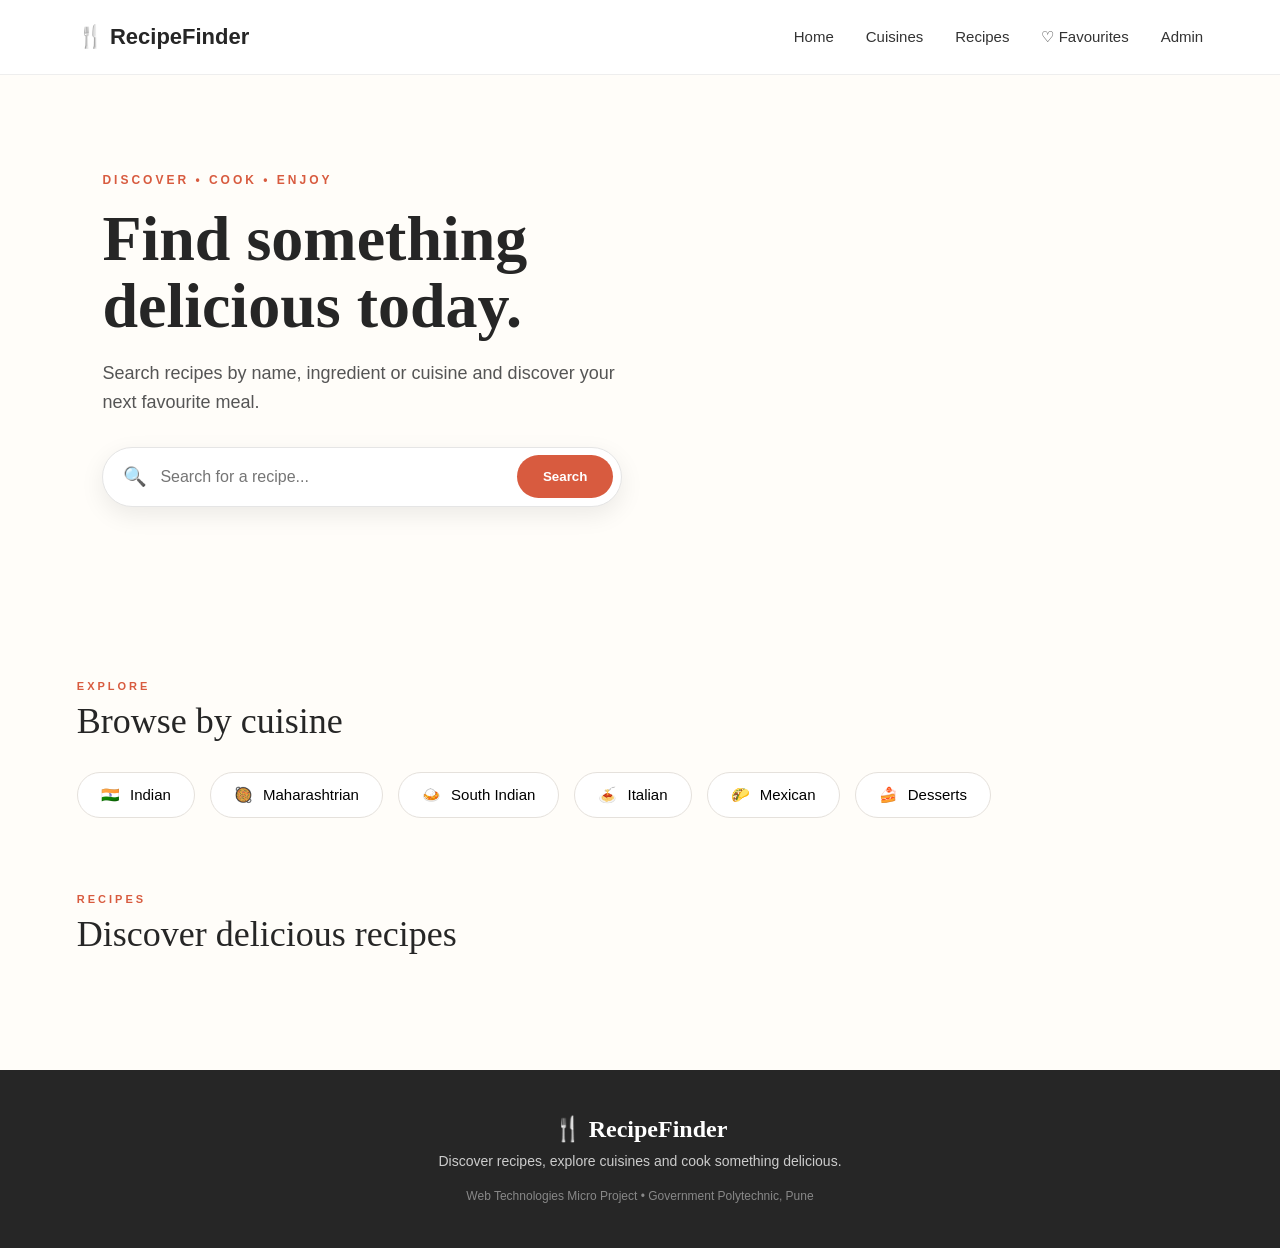
<file: index.html>
<!DOCTYPE html>
<html lang="en">
<head>
    <meta charset="UTF-8">
    <meta name="viewport" content="width=device-width, initial-scale=1.0">

    <title>Recipe Finder</title>
    <link rel="stylesheet" href="style.css">
</head>
<body>
    <!-- Navigation -->
    <nav class="navbar">

        <div class="logo">
            🍴 RecipeFinder
        </div>

        <div class="nav-links">
            <a href="#">Home</a>
            <a href="#cuisines">Cuisines</a>
            <a href="#recipes">Recipes</a>
            <a href="favourites.html">♡ Favourites</a>
            <a href="admin.html">Admin</a>
        </div>
    </nav>
    <!-- Hero Section -->
    <section class="hero">

        <div class="hero-content">
            <p class="small-title">
                DISCOVER • COOK • ENJOY
            </p>
            <h1>
                Find something<br>
                delicious today.
            </h1>
            <p class="hero-text">
                Search recipes by name, ingredient or cuisine
                and discover your next favourite meal.
            </p>
            <div class="search-box">

                <span>🔍</span>

                <input
                    type="text"
                    id="searchInput"
                    placeholder="Search for a recipe..."
                >

                <button onclick="goToResults()">
                Search
</button>
            </div>
        </div>
    </section>
    <!-- Cuisine Section -->
    <section class="section" id="cuisines">
        <div class="section-heading">
        <div>
                <p class="section-label">EXPLORE</p>
                <h2>
                    Browse by cuisine
                </h2>
            </div>
        </div>
        <div class="cuisine-container">

            <button class="cuisine-card" onclick="searchCuisine('Indian')">
    🇮🇳 <span>Indian</span>
</button>
<button class="cuisine-card" onclick="searchCuisine('Maharashtrian')">
    🥘 <span>Maharashtrian</span>
</button>
<button class="cuisine-card" onclick="searchCuisine('South Indian')">
    🍛 <span>South Indian</span>
</button>
<button class="cuisine-card" onclick="searchCuisine('Italian')">
    🍝 <span>Italian</span>
</button>
<button class="cuisine-card" onclick="searchCuisine('Mexican')">
    🌮 <span>Mexican</span>
</button>
<button class="cuisine-card" onclick="searchCuisine('Desserts')">
    🍰 <span>Desserts</span>
</button>
        </div>
    </section>
    <!-- Recipe Results -->
    <section class="section" id="recipes">
        <div class="section-heading">
            <div>
                <p class="section-label">
                    RECIPES
                </p>
                <h2>
                    Discover delicious recipes
                </h2>
            </div>
        </div>
        <p id="message"></p>
        <div id="recipeContainer"></div>
    </section>
    <footer>
        <h3>🍴 RecipeFinder</h3>
        <p>
            Discover recipes, explore cuisines and cook something delicious.
        </p>
        <p class="copyright">
            Web Technologies Micro Project • Government Polytechnic, Pune
        </p>
    </footer>
    <script src="script.js"></script>
</body>
</html>
</file>
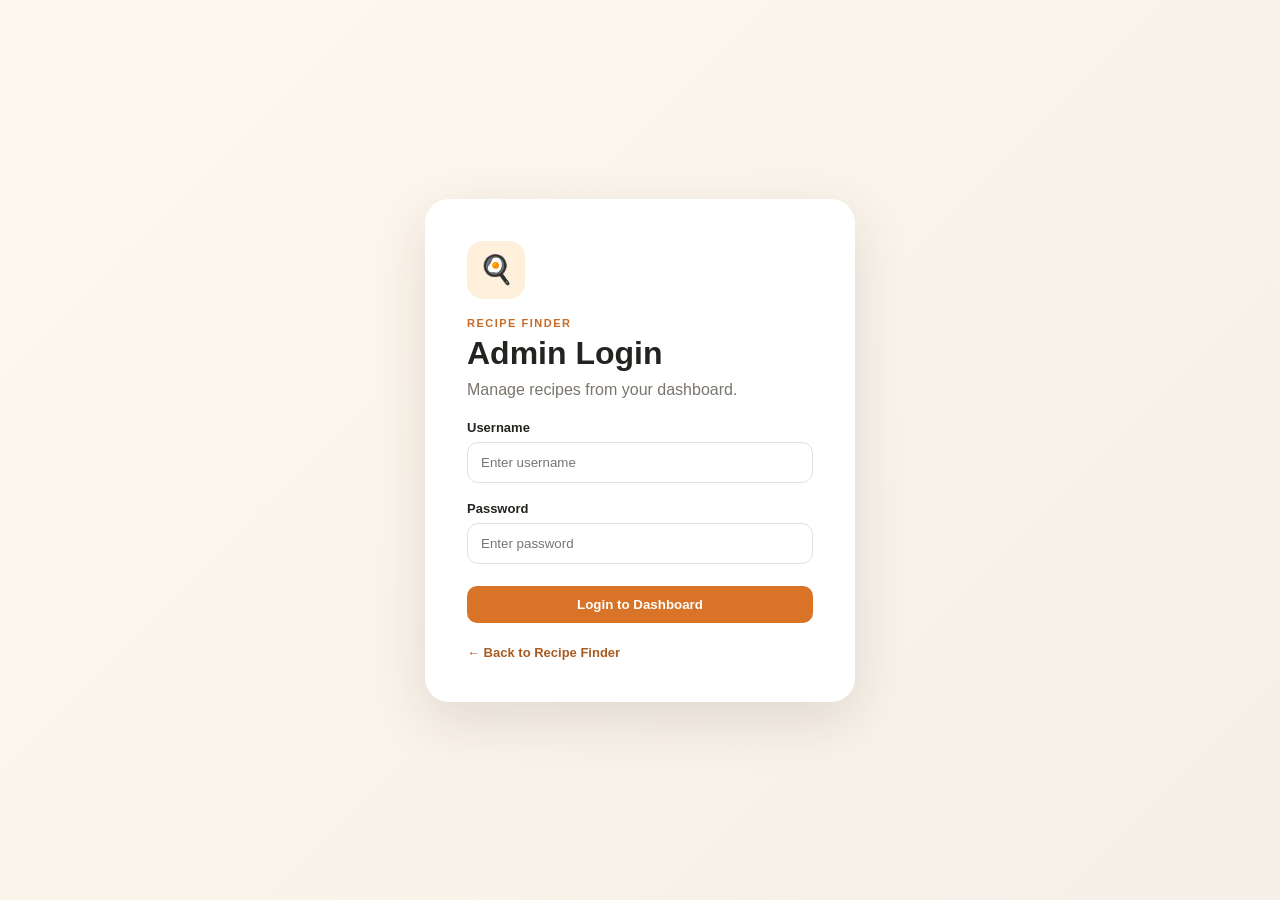
<file: admin.html>
<!DOCTYPE html>
<html lang="en">
<head> <link rel="stylesheet" href="admin.css">
    <meta charset="UTF-8">
    <meta name="viewport" content="width=device-width, initial-scale=1.0">

    <title>Admin Dashboard | Recipe Finder</title>

    <link rel="stylesheet" href="admin.css">
</head>

<body>

    <!-- ================= LOGIN PAGE ================= -->

    <div id="loginSection" class="login-page">

        <div class="login-card">

            <div class="brand-mark">🍳</div>

            <p class="eyebrow">RECIPE FINDER</p>

            <h1>Admin Login</h1>

            <p class="muted">
                Manage recipes from your dashboard.
            </p>

            <label>Username</label>

            <input
                type="text"
                id="username"
                placeholder="Enter username"
            >

            <label>Password</label>

            <input
                type="password"
                id="password"
                placeholder="Enter password"
            >

            <button
                class="primary-btn full"
                onclick="adminLogin()"
            >
                Login to Dashboard
            </button>

            <p id="loginMessage" class="error"></p>

            <a href="index.html" class="back-link">
                ← Back to Recipe Finder
            </a>

        </div>

    </div>


    <!-- ================= ADMIN DASHBOARD ================= -->

    <div
        id="adminPanel"
        class="dashboard"
        style="display:none;"
    >

        <!-- SIDEBAR -->

        <aside class="sidebar">

            <div class="logo">

                <span>🍳</span>

                <div>

                    <strong>Recipe Finder</strong>

                    <small>ADMIN PANEL</small>

                </div>

            </div>


            <div class="side-menu">

                <div class="menu-item active">
                    ▦ &nbsp; Dashboard
                </div>

                <div class="menu-item">
                    🍴 &nbsp; Manage Recipes
                </div>

            </div>


            <div class="sidebar-bottom">

                <a href="index.html">
                    ← View Website
                </a>

                <button onclick="adminLogout()">
                    Logout
                </button>

            </div>

        </aside>


        <!-- MAIN CONTENT -->

        <main class="main-content">

            <header class="topbar">

                <div>

                    <p class="eyebrow">
                        ADMINISTRATION
                    </p>

                    <h1>
                        Recipe Dashboard
                    </h1>

                    <p class="muted">
                        Create, view, update and delete recipes.
                    </p>

                </div>

                <div class="admin-badge">
                    ● Admin
                </div>

            </header>


            <!-- STATISTICS -->

            <section class="stats">

                <div class="stat-card">

                    <div class="stat-icon">
                        🍽️
                    </div>

                    <div>

                        <span>Total Recipes</span>

                        <strong id="recipeCount">
                            0
                        </strong>

                    </div>

                </div>


                <div class="stat-card">

                    <div class="stat-icon">
                        ➕
                    </div>

                    <div>

                        <span>CRUD Status</span>

                        <strong>
                            Active
                        </strong>

                    </div>

                </div>


                <div class="stat-card">

                    <div class="stat-icon">
                        💾
                    </div>

                    <div>

                        <span>Storage</span>

                        <strong>
                            Local
                        </strong>

                    </div>

                </div>

            </section>


            <!-- CONTENT -->

            <section class="content-grid">


                <!-- ADD / UPDATE FORM -->

                <div class="form-card">

                    <div class="card-heading">

                        <div>

                            <p class="eyebrow">
                                RECIPE MANAGEMENT
                            </p>

                            <h2 id="formTitle">
                                Add New Recipe
                            </h2>

                        </div>

                        <span
                            class="crud-pill"
                            id="modePill"
                        >
                            CREATE
                        </span>

                    </div>


                    <div class="form-grid">


                        <div class="field full-field">

                            <label>
                                Recipe Name
                            </label>

                            <input
                                type="text"
                                id="recipeName"
                                placeholder="e.g. Paneer Tikka"
                            >

                        </div>


                        <div class="field">

                            <label>
                                Category
                            </label>

                            <input
                                type="text"
                                id="category"
                                placeholder="Main Course"
                            >

                        </div>


                        <div class="field">

                            <label>
                                Cuisine
                            </label>

                            <input
                                type="text"
                                id="cuisine"
                                placeholder="Indian"
                            >

                        </div>


                        <div class="field">

                            <label>
                                Cooking Time
                            </label>

                            <input
                                type="text"
                                id="time"
                                placeholder="30 minutes"
                            >

                        </div>


                        <div class="field">

                            <label>
                                Image URL
                            </label>

                            <input
                                type="text"
                                id="image"
                                placeholder="https://..."
                            >

                        </div>


                        <div class="field full-field">

                            <label>
                                Ingredients
                            </label>

                            <textarea
                                id="ingredients"
                                placeholder="Paneer, Curd, Onion, Capsicum, Spices"
                            ></textarea>

                            <small>
                                Separate ingredients using commas.
                            </small>

                        </div>


                        <div class="field full-field">

                            <label>
                                Instructions
                            </label>

                            <textarea
                                id="instructions"
                                placeholder="Write the recipe steps here..."
                            ></textarea>

                        </div>

                    </div>


                    <div class="form-actions">

                        <button
                            class="primary-btn"
                            onclick="saveRecipe()"
                            id="saveBtn"
                        >
                            ＋ Add Recipe
                        </button>

                        <button
                            class="secondary-btn"
                            onclick="clearForm()"
                        >
                            Clear
                        </button>

                    </div>

                </div>


                <!-- MANAGE RECIPES -->

                <div class="manage-card">

                    <div class="card-heading">

                        <div>

                            <p class="eyebrow">
                                DATABASE
                            </p>

                            <h2>
                                Manage Recipes
                            </h2>

                        </div>

                        <span class="read-pill">
                            READ
                        </span>

                    </div>


                    <div
                        id="recipeList"
                        class="recipe-list"
                    ></div>

                </div>

            </section>

        </main>

    </div>


    <!-- JAVASCRIPT -->

    <script src="admin.js"></script>

</body>
</html>
</file>
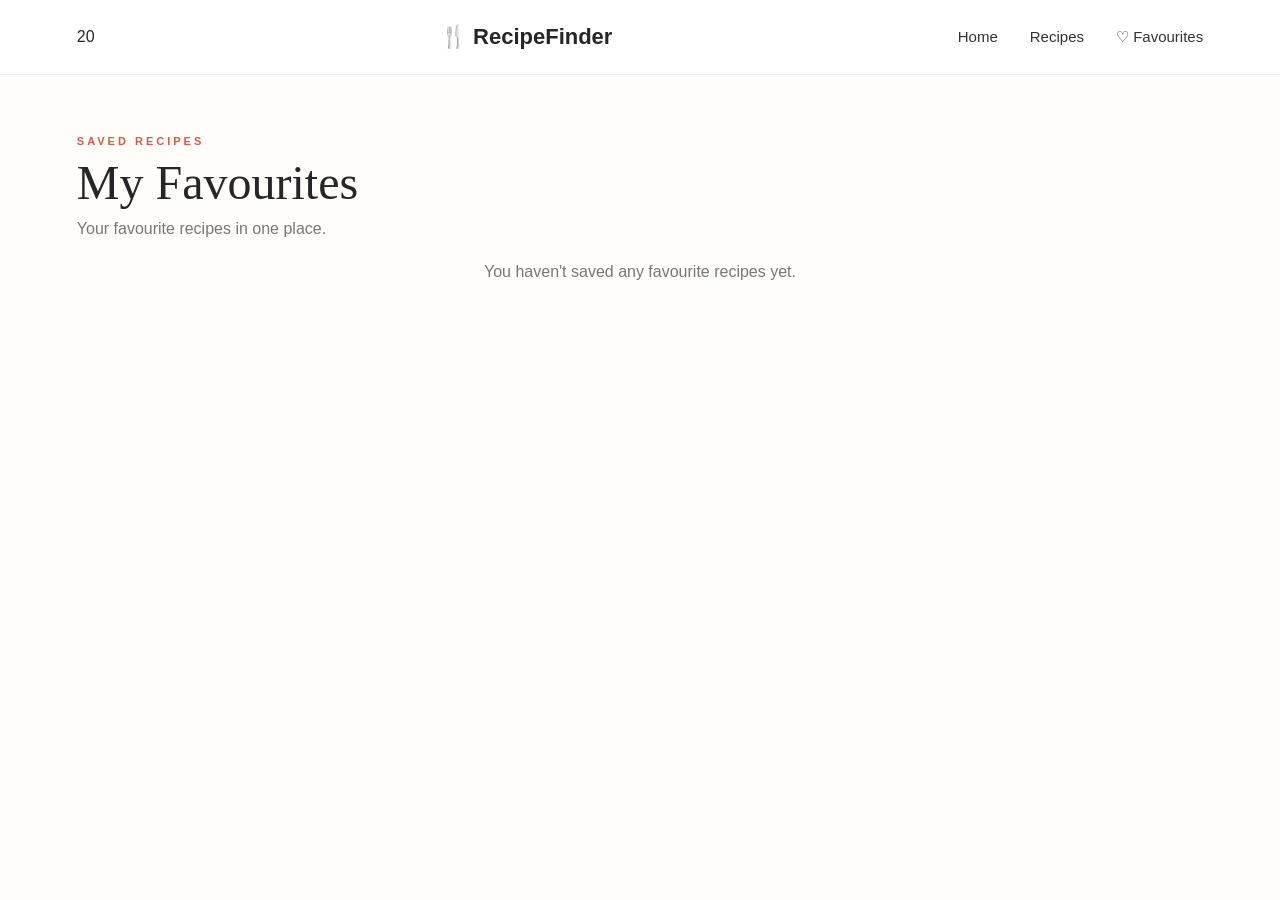
<file: favourites.html>
<!DOCTYPE html>
<html lang="en">

<head>

    <meta charset="UTF-8">

    <meta name="viewport" content="width=device-width, initial-scale=1.0">

    <title>My Favourites</title>

    <link rel="stylesheet" href="style.css">

</head>


<body>

    <nav class="navbar">
20
        <div class="logo">
            🍴 RecipeFinder
        </div>

        <div class="nav-links">

            <a href="index.html">Home</a>

            <a href="recipes.html">Recipes</a>

            <a href="favourites.html">
                ♡ Favourites
            </a>

        </div>

    </nav>


    <section class="results-header">

        <p class="section-label">
            SAVED RECIPES
        </p>

        <h1>
            My Favourites
        </h1>

        <p>
            Your favourite recipes in one place.
        </p>

    </section>


    <p id="message"></p>


    <section class="section">

        <div id="favouritesContainer"></div>

    </section>


    <script src="recipes.js"></script>

    <script src="script.js"></script>

</body>

</html>
</file>
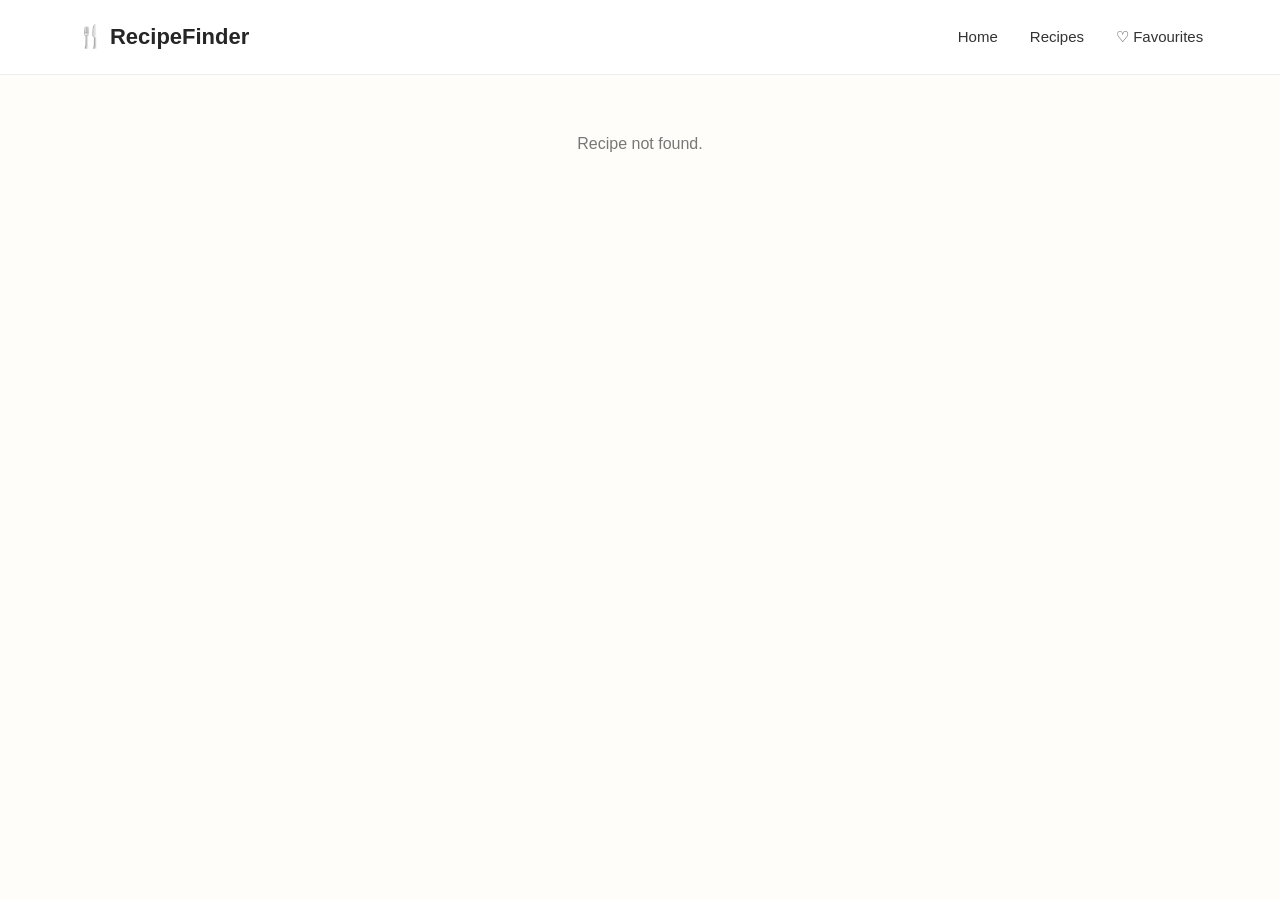
<file: recipe.html>
<!DOCTYPE html>
<html lang="en">

<head>

    <meta charset="UTF-8">

    <meta name="viewport" content="width=device-width, initial-scale=1.0">

    <title>Recipe Details</title>

    <link rel="stylesheet" href="style.css">

</head>


<body>

    <!-- Navigation -->

    <nav class="navbar">

        <div class="logo">
            🍴 RecipeFinder
        </div>

        <div class="nav-links">

            <a href="index.html">Home</a>

            <a href="recipes.html">Recipes</a>

            <a href="favourites.html">♡ Favourites</a>

        </div>

    </nav>


    <!-- Recipe Details -->

    <main class="recipe-details">

        <p id="message">
            Loading recipe...
        </p>

        <div id="recipeDetails"></div>

    </main>


    <script src="recipes.js"></script>

    <script src="script.js"></script>

</body>

</html>
</file>
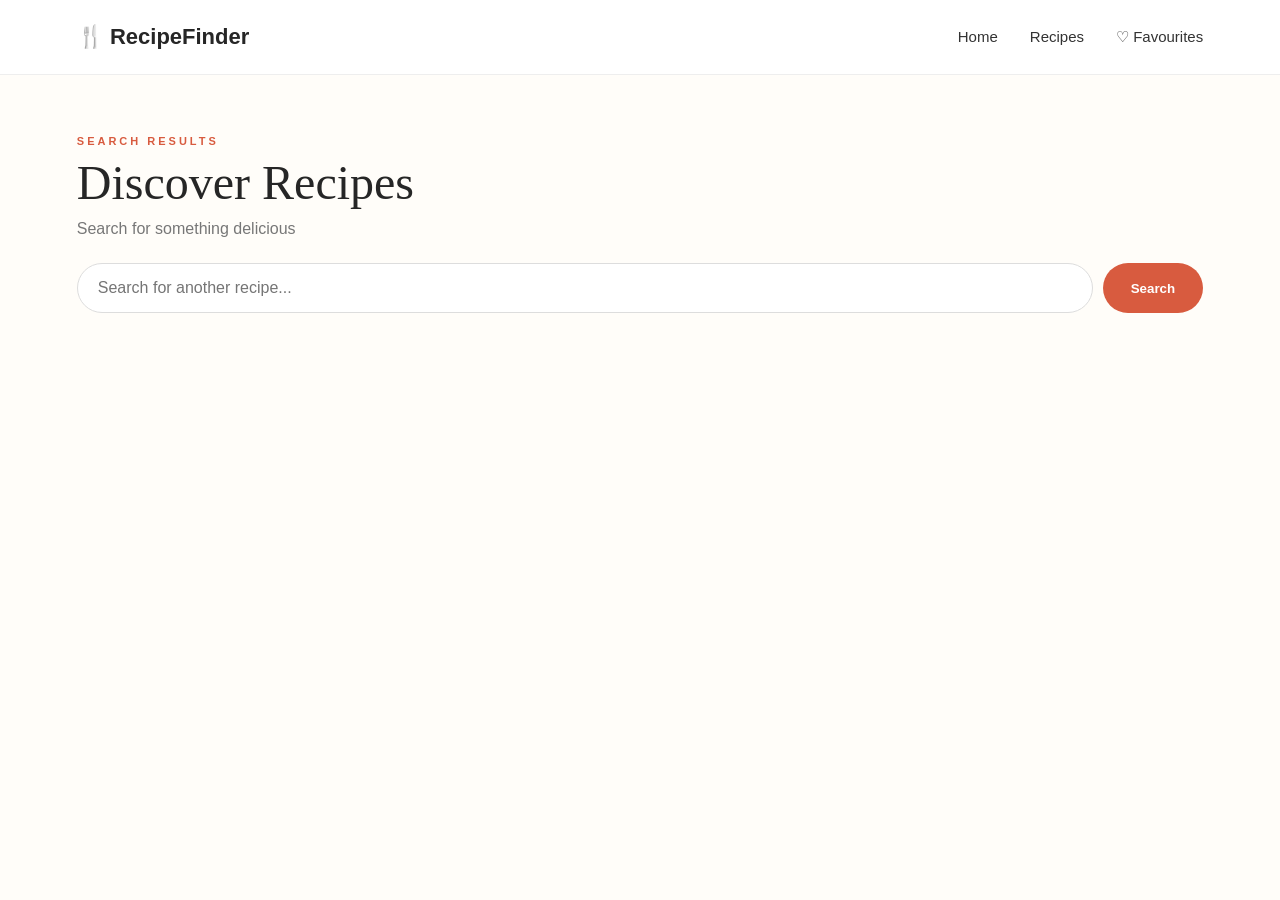
<file: recipes.html>
<!DOCTYPE html>
<html lang="en">

<head>

    <meta charset="UTF-8">

    <meta name="viewport" content="width=device-width, initial-scale=1.0">

    <title>Recipe Results</title>

    <link rel="stylesheet" href="style.css">

</head>


<body>

    <!-- Navigation -->

    <nav class="navbar">

        <div class="logo">
            🍴 RecipeFinder
        </div>

        <div class="nav-links">

            <a href="index.html">Home</a>

            <a href="recipes.html">Recipes</a>

            <a href="favourites.html">♡ Favourites</a>

        </div>

    </nav>


    <!-- Results Header -->

    <section class="results-header">

        <p class="section-label">
            SEARCH RESULTS
        </p>

        <h1 id="resultsTitle">
            Discover Recipes
        </h1>

        <p id="resultsSubtitle">
            Explore delicious recipes
        </p>

    </section>


    <!-- Search Again -->

    <div class="results-search">

        <input
            type="text"
            id="resultsSearchInput"
            placeholder="Search for another recipe..."
        >

        <button onclick="searchFromResults()">
            Search
        </button>

    </div>


    <!-- Message -->

    <p id="message"></p>


    <!-- Recipe Cards -->

    <section class="section">

        <div id="recipeContainer"></div>

    </section>


   <script src="./recipes.js"></script>
<script src="./script.js"></script>

</body>

</html>
</file>
<file: style.css>
* {
    margin: 0;
    padding: 0;
    box-sizing: border-box;
}

body {
    font-family: Arial, sans-serif;
    background: #fffdf9;
    color: #262626;
}


/* =========================
   NAVIGATION
========================= */

.navbar {
    height: 75px;

    display: flex;
    align-items: center;
    justify-content: space-between;

    padding: 0 6%;

    background: white;

    border-bottom: 1px solid #eeeeee;

    position: sticky;
    top: 0;
    z-index: 100;
}

.logo {
    font-size: 22px;
    font-weight: bold;
}

.nav-links {
    display: flex;
    gap: 32px;
}

.nav-links a {
    text-decoration: none;
    color: #333;

    font-size: 15px;
    font-weight: 500;
}

.nav-links a:hover {
    color: #d85b3f;
}


/* =========================
   HERO
========================= */

.hero {
    min-height: 530px;

    display: flex;
    align-items: center;

    padding: 70px 8%;

    background:
        linear-gradient(
            90deg,
            rgba(255,253,249,1) 0%,
            rgba(255,253,249,0.92) 45%,
            rgba(255,253,249,0.35) 100%
        ),
        url("https://images.unsplash.com/photo-1547592180-85f173990554?auto=format&fit=crop&w=1800&q=85");

    background-size: cover;
    background-position: center;
}

.hero-content {
    max-width: 650px;
}

.small-title {
    letter-spacing: 3px;

    font-size: 12px;

    font-weight: bold;

    color: #d85b3f;

    margin-bottom: 18px;
}

.hero h1 {
    font-family: Georgia, serif;

    font-size: 64px;

    line-height: 1.05;

    margin-bottom: 20px;
}

.hero-text {
    font-size: 18px;

    line-height: 1.6;

    color: #555;

    max-width: 520px;

    margin-bottom: 30px;
}


/* =========================
   SEARCH
========================= */

.search-box {
    display: flex;

    align-items: center;

    background: white;

    border: 1px solid #e5e5e5;

    border-radius: 50px;

    padding: 7px 8px 7px 20px;

    max-width: 590px;

    box-shadow:
        0 8px 25px rgba(0,0,0,0.08);
}

.search-box span {
    font-size: 19px;
}

.search-box input {
    flex: 1;

    border: none;

    outline: none;

    padding: 13px;

    font-size: 16px;
}

.search-box button {
    border: none;

    background: #d85b3f;

    color: white;

    padding: 14px 26px;

    border-radius: 40px;

    font-weight: bold;

    cursor: pointer;
}

.search-box button:hover {
    background: #bd4930;
}


/* =========================
   SECTIONS
========================= */

.section {
    width: 88%;

    max-width: 1250px;

    margin: 75px auto;
}

.section-label {
    color: #d85b3f;

    font-size: 11px;

    font-weight: bold;

    letter-spacing: 3px;

    margin-bottom: 8px;
}

.section-heading h2 {
    font-family: Georgia, serif;

    font-size: 36px;

    font-weight: normal;
}


/* =========================
   CUISINES
========================= */

.cuisine-container {
    display: flex;

    gap: 15px;

    margin-top: 30px;

    flex-wrap: wrap;
}

.cuisine-card {
    border: 1px solid #e5e1dc;

    background: white;

    border-radius: 50px;

    padding: 13px 23px;

    font-size: 15px;

    cursor: pointer;

    transition: 0.2s;
}

.cuisine-card span {
    margin-left: 6px;
}

.cuisine-card:hover {
    background: #f7ebe6;

    border-color: #d85b3f;

    transform: translateY(-2px);
}


/* =========================
   RECIPE GRID
========================= */

#recipeContainer {
    columns: 4 240px;

    column-gap: 22px;

    margin-top: 35px;
}


/* =========================
   RECIPE CARD
========================= */

.recipe-card {
    display: inline-block;

    width: 100%;

    margin-bottom: 25px;

    background: white;

    border-radius: 16px;

    overflow: hidden;

    break-inside: avoid;

    box-shadow:
        0 4px 18px rgba(0,0,0,0.07);

    transition:
        transform 0.25s,
        box-shadow 0.25s;
}

.recipe-card:hover {
    transform: translateY(-5px);

    box-shadow:
        0 10px 25px rgba(0,0,0,0.13);
}

.recipe-card img {
    width: 100%;

    display: block;

    object-fit: cover;
}

.recipe-card h2 {
    font-family: Georgia, serif;

    font-size: 21px;

    padding: 15px 17px 5px;
}

.recipe-card button {
    margin: 10px 17px 18px;

    padding: 10px 18px;

    border: none;

    border-radius: 25px;

    background: #262626;

    color: white;

    cursor: pointer;
}

.recipe-card button:hover {
    background: #d85b3f;
}


/* =========================
   MESSAGE
========================= */

#message {
    text-align: center;

    margin: 25px;

    color: #777;

    font-size: 16px;
}


/* =========================
   FOOTER
========================= */

footer {
    background: #262626;

    color: white;

    text-align: center;

    padding: 45px 20px;

    margin-top: 80px;
}

footer h3 {
    font-family: Georgia, serif;

    font-size: 24px;

    margin-bottom: 10px;
}

footer p {
    color: #ccc;

    font-size: 14px;
}

footer .copyright {
    margin-top: 20px;

    font-size: 12px;

    color: #888;
}


/* =========================
   MOBILE
========================= */

@media (max-width: 700px) {

    .nav-links {
        display: none;
    }

    .hero {
        padding: 60px 7%;

        min-height: 600px;
    }

    .hero h1 {
        font-size: 45px;
    }

    .hero-text {
        font-size: 16px;
    }

    .search-box {
        border-radius: 18px;

        padding: 10px;

        flex-wrap: wrap;
    }

    .search-box input {
        width: 70%;
    }

    .search-box button {
        width: 100%;

        margin-top: 5px;
    }

    .section {
        width: 90%;
    }

    .section-heading h2 {
        font-size: 29px;
    }

}
/* =========================
   RESULTS PAGE
========================= */

.results-header {
    width: 88%;
    max-width: 1250px;
    margin: 60px auto 25px;
}

.results-header h1 {
    font-family: Georgia, serif;
    font-size: 48px;
    font-weight: normal;
    margin-bottom: 10px;
}

.results-header p:not(.section-label) {
    color: #777;
    font-size: 16px;
}


.results-search {
    width: 88%;
    max-width: 1250px;
    margin: 0 auto 30px;

    display: flex;
    gap: 10px;
}

.results-search input {
    flex: 1;

    padding: 15px 20px;

    border: 1px solid #ddd;
    border-radius: 30px;

    font-size: 16px;
    outline: none;
}

.results-search input:focus {
    border-color: #d85b3f;
}

.results-search button {
    padding: 15px 28px;

    border: none;
    border-radius: 30px;

    background: #d85b3f;
    color: white;

    font-weight: bold;
    cursor: pointer;
}

.results-search button:hover {
    background: #bd4930;
}


/* Better recipe card information */

.recipe-card p {
    color: #777;
    font-size: 14px;
}
/* =========================
   RECIPE DETAILS PAGE
========================= */

.recipe-details {
    width: 88%;
    max-width: 1100px;
    margin: 60px auto;
}


.detail-card {
    background: white;

    border-radius: 20px;

    overflow: hidden;

    box-shadow:
        0 8px 30px rgba(0, 0, 0, 0.08);

    display: grid;

    grid-template-columns: 45% 55%;
}


.detail-card > img {
    width: 100%;
    height: 100%;

    min-height: 600px;

    object-fit: cover;
}


.detail-content {
    padding: 45px;
}


.detail-content h1 {
    font-family: Georgia, serif;

    font-size: 45px;

    font-weight: normal;

    line-height: 1.1;

    margin-bottom: 10px;
}


.recipe-cuisine {
    color: #777;

    margin-bottom: 35px;

    font-size: 15px;
}


.detail-content h2 {
    font-family: Georgia, serif;

    font-size: 25px;

    margin-top: 25px;

    margin-bottom: 15px;
}


.detail-content ul {
    padding-left: 22px;

    line-height: 1.9;

    color: #555;
}


.instructions {
    color: #555;

    line-height: 1.8;

    font-size: 16px;
}


/* Mobile */

@media (max-width: 800px) {

    .detail-card {
        grid-template-columns: 1fr;
    }

    .detail-card > img {
        min-height: 350px;
        height: 350px;
    }

    .detail-content {
        padding: 30px;
    }

    .detail-content h1 {
        font-size: 35px;
    }

}
</file>
<file: admin.css>
* {
    box-sizing: border-box;
    margin: 0;
    padding: 0;
}

body {
    font-family: Arial, Helvetica, sans-serif;
    background: #f8f7f4;
    color: #25231f;
}


/* ================= LOGIN ================= */

.login-page {
    min-height: 100vh;

    display: flex;
    align-items: center;
    justify-content: center;

    padding: 24px;

    background: linear-gradient(
        135deg,
        #fff8ee,
        #f5efe7
    );
}


.login-card {
    width: min(430px, 100%);

    background: white;

    padding: 42px;

    border-radius: 24px;

    box-shadow:
        0 18px 55px
        rgba(48, 37, 24, 0.12);
}


.brand-mark {
    width: 58px;
    height: 58px;

    display: grid;
    place-items: center;

    border-radius: 16px;

    background: #fff0dc;

    font-size: 28px;

    margin-bottom: 18px;
}


.eyebrow {
    color: #c66a25;

    font-size: 11px;

    font-weight: 800;

    letter-spacing: 1.5px;
}


h1 {
    font-size: 32px;

    margin: 6px 0;
}


h2 {
    font-size: 21px;
}


.muted {
    color: #7a756d;

    line-height: 1.5;
}


.login-card label,
.field label {
    display: block;

    font-size: 13px;

    font-weight: 700;

    margin: 18px 0 7px;
}


input,
textarea {

    width: 100%;

    border: 1px solid #e4dfd7;

    border-radius: 11px;

    padding: 12px 13px;

    outline: none;

    background: #fff;
}


input:focus,
textarea:focus {

    border-color: #d8792b;

    box-shadow:
        0 0 0 3px
        rgba(216, 121, 43, 0.10);
}


textarea {

    min-height: 95px;

    resize: vertical;
}


.primary-btn,
.secondary-btn,
.delete-btn,
.edit-btn {

    border: 0;

    border-radius: 10px;

    padding: 11px 16px;

    cursor: pointer;

    font-weight: 700;
}


.primary-btn {

    background: #d87328;

    color: white;
}


.primary-btn:hover {

    background: #bd5f1d;
}


.secondary-btn {

    background: #eeeae4;

    color: #443e36;
}


.full {

    width: 100%;

    margin-top: 22px;
}


.error {

    color: #c33e35;

    font-size: 13px;

    margin-top: 12px;
}


.back-link {

    display: block;

    margin-top: 22px;

    color: #a85b22;

    text-decoration: none;

    font-size: 13px;

    font-weight: 700;
}


/* ================= DASHBOARD ================= */

.dashboard {

    min-height: 100vh;

    display: flex;
}


.sidebar {

    width: 245px;

    background: #29251f;

    color: white;

    padding: 26px 18px;

    display: flex;

    flex-direction: column;

    min-height: 100vh;
}


.logo {

    display: flex;

    gap: 11px;

    align-items: center;

    padding: 8px 9px 30px;
}


.logo span {

    font-size: 27px;
}


.logo strong {

    display: block;

    font-size: 15px;
}


.logo small {

    color: #b9b1a6;

    font-size: 9px;

    letter-spacing: 1.2px;
}


.side-menu {

    display: grid;

    gap: 7px;
}


.menu-item {

    padding: 12px 13px;

    border-radius: 10px;

    color: #c9c2b8;

    font-size: 14px;
}


.menu-item.active {

    background: #d87328;

    color: white;
}


.sidebar-bottom {

    margin-top: auto;

    display: grid;

    gap: 8px;
}


.sidebar-bottom a,
.sidebar-bottom button {

    border: 0;

    background: transparent;

    color: #c9c2b8;

    text-decoration: none;

    padding: 11px 13px;

    text-align: left;

    cursor: pointer;

    border-radius: 9px;
}


.sidebar-bottom a:hover,
.sidebar-bottom button:hover {

    background: #3a342d;
}


/* ================= MAIN ================= */

.main-content {

    flex: 1;

    padding: 34px;

    overflow-x: hidden;
}


.topbar {

    display: flex;

    justify-content: space-between;

    align-items: flex-start;

    gap: 20px;
}


.admin-badge {

    background: #fff0dc;

    color: #a85b22;

    padding: 9px 13px;

    border-radius: 20px;

    font-size: 12px;

    font-weight: 800;
}


/* ================= STATISTICS ================= */

.stats {

    display: grid;

    grid-template-columns:
        repeat(3, 1fr);

    gap: 16px;

    margin: 27px 0;
}


.stat-card {

    background: white;

    border: 1px solid #eee9e1;

    border-radius: 16px;

    padding: 18px;

    display: flex;

    gap: 14px;

    align-items: center;
}


.stat-icon {

    width: 45px;
    height: 45px;

    display: grid;

    place-items: center;

    border-radius: 12px;

    background: #fff1e0;

    font-size: 20px;
}


.stat-card span {

    display: block;

    color: #817b72;

    font-size: 12px;

    margin-bottom: 4px;
}


.stat-card strong {

    font-size: 18px;
}


/* ================= CARDS ================= */

.content-grid {

    display: grid;

    grid-template-columns:
        minmax(0, 1.1fr)
        minmax(330px, .9fr);

    gap: 20px;
}


.form-card,
.manage-card {

    background: white;

    border: 1px solid #eee9e1;

    border-radius: 18px;

    padding: 24px;
}


.card-heading {

    display: flex;

    align-items: center;

    justify-content: space-between;

    gap: 10px;

    margin-bottom: 18px;
}


.crud-pill,
.read-pill {

    font-size: 10px;

    font-weight: 800;

    padding: 7px 10px;

    border-radius: 20px;

    letter-spacing: .7px;
}


.crud-pill {

    background: #eaf5ed;

    color: #2e7b46;
}


.read-pill {

    background: #e9f0ff;

    color: #4169a1;
}


/* ================= FORM ================= */

.form-grid {

    display: grid;

    grid-template-columns:
        1fr 1fr;

    gap: 0 14px;
}


.full-field {

    grid-column: 1 / -1;
}


.form-grid .field label {

    margin-top: 10px;
}


.field small {

    color: #8a847b;

    font-size: 11px;
}


.form-actions {

    display: flex;

    gap: 9px;

    margin-top: 18px;
}


/* ================= RECIPE LIST ================= */

.recipe-list {

    max-height: 650px;

    overflow-y: auto;
}


.empty {

    text-align: center;

    padding: 35px 15px;

    color: #888178;

    background: #faf9f7;

    border-radius: 12px;
}


.recipe-item {

    border: 1px solid #eee8df;

    border-radius: 13px;

    padding: 14px;

    margin-bottom: 10px;
}


.recipe-item h3 {

    font-size: 16px;

    margin-bottom: 6px;
}


.recipe-meta {

    color: #817a70;

    font-size: 12px;

    margin-bottom: 12px;
}


.recipe-actions {

    display: flex;

    gap: 7px;
}


.edit-btn {

    background: #fff0dc;

    color: #a85b22;
}


.delete-btn {

    background: #fde9e7;

    color: #b54139;
}


/* ================= MOBILE ================= */

@media (max-width: 900px) {

    .sidebar {

        width: 190px;
    }

    .content-grid {

        grid-template-columns: 1fr;
    }
}


@media (max-width: 650px) {

    .dashboard {

        display: block;
    }

    .sidebar {

        width: 100%;

        min-height: auto;
    }

    .side-menu {

        display: none;
    }

    .main-content {

        padding: 20px;
    }

    .stats {

        grid-template-columns: 1fr;
    }

    .form-grid {

        grid-template-columns: 1fr;
    }

    .full-field {

        grid-column: auto;
    }
}
</file>
